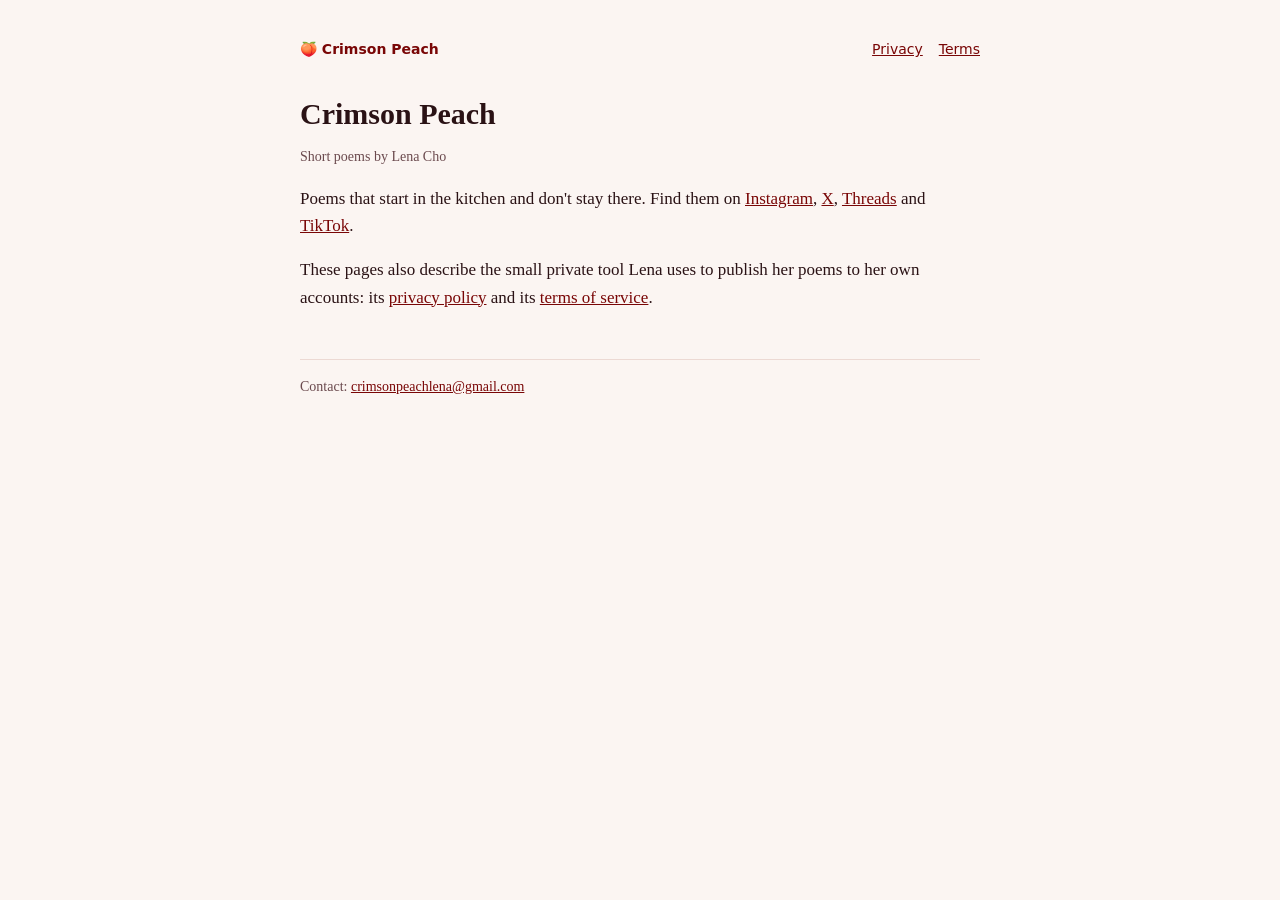
<file: index.html>
<!doctype html>
<html lang="en">
<head>
<meta charset="utf-8">
<meta name="viewport" content="width=device-width, initial-scale=1">
<title>Crimson Peach</title>
<link rel="stylesheet" href="style.css">
</head>
<body>
<main>
  <nav><b>🍑 Crimson Peach</b><a href="privacy.html">Privacy</a><a href="terms.html">Terms</a></nav>

  <h1>Crimson Peach</h1>
  <p class="dim">Short poems by Lena Cho</p>

  <p>Poems that start in the kitchen and don't stay there. Find them on
    <a href="https://www.instagram.com/thecrimsonpeach/">Instagram</a>,
    <a href="https://x.com/thecrimsonpeach">X</a>,
    <a href="https://www.threads.com/@thecrimsonpeach">Threads</a> and
    <a href="https://www.tiktok.com/@crimsonepeach">TikTok</a>.</p>

  <p>These pages also describe the small private tool Lena uses to publish her poems to
    her own accounts: its <a href="privacy.html">privacy policy</a> and its
    <a href="terms.html">terms of service</a>.</p>

  <footer class="dim">Contact:
    <a href="mailto:crimsonpeachlena@gmail.com">crimsonpeachlena@gmail.com</a></footer>
</main>
</body>
</html>
</file>
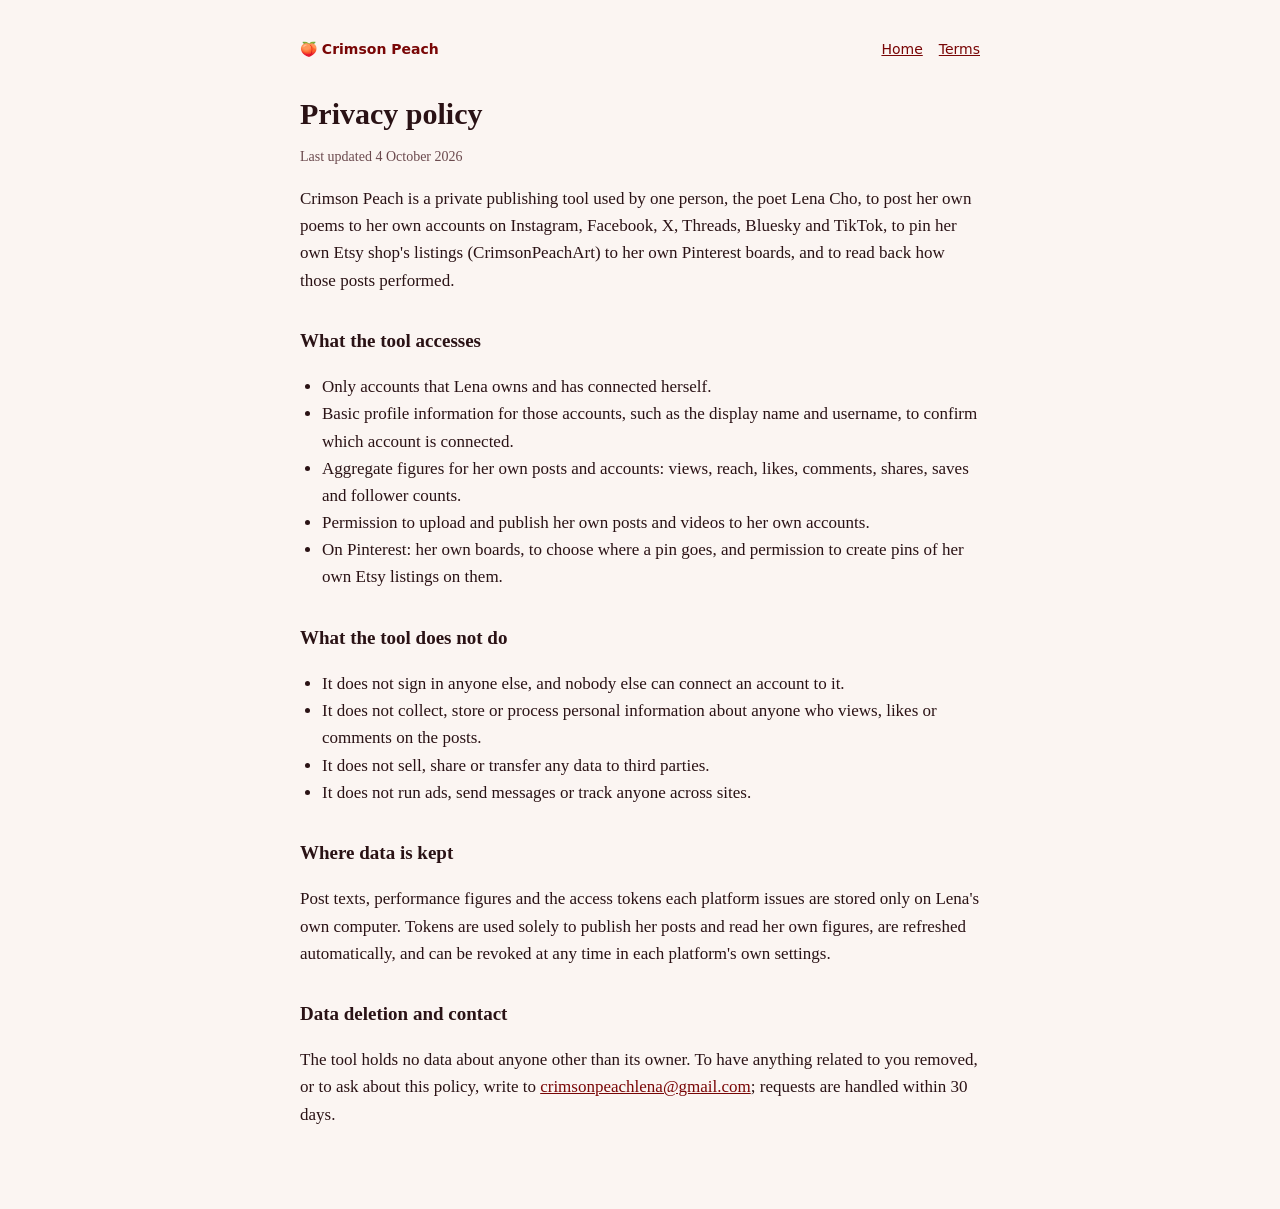
<file: crimson-peach-privacy.html>
<!doctype html>
<html lang="en">
<head>
<meta charset="utf-8">
<meta name="viewport" content="width=device-width, initial-scale=1">
<title>Privacy policy · Crimson Peach</title>
<link rel="stylesheet" href="style.css">
</head>
<body>
<main>
  <nav><b>🍑 Crimson Peach</b><a href="index.html">Home</a><a href="terms.html">Terms</a></nav>

  <h1>Privacy policy</h1>
  <p class="dim">Last updated 4 October 2026</p>

  <p>Crimson Peach is a private publishing tool used by one person, the poet Lena Cho, to
    post her own poems to her own accounts on Instagram, Facebook, X, Threads, Bluesky
    and TikTok, to pin her own Etsy shop's listings (CrimsonPeachArt) to her own
    Pinterest boards, and to read back how those posts performed.</p>

  <h2>What the tool accesses</h2>
  <ul>
    <li>Only accounts that Lena owns and has connected herself.</li>
    <li>Basic profile information for those accounts, such as the display name and
      username, to confirm which account is connected.</li>
    <li>Aggregate figures for her own posts and accounts: views, reach, likes, comments,
      shares, saves and follower counts.</li>
    <li>Permission to upload and publish her own posts and videos to her own accounts.</li>
    <li>On Pinterest: her own boards, to choose where a pin goes, and permission to
      create pins of her own Etsy listings on them.</li>
  </ul>

  <h2>What the tool does not do</h2>
  <ul>
    <li>It does not sign in anyone else, and nobody else can connect an account to it.</li>
    <li>It does not collect, store or process personal information about anyone who
      views, likes or comments on the posts.</li>
    <li>It does not sell, share or transfer any data to third parties.</li>
    <li>It does not run ads, send messages or track anyone across sites.</li>
  </ul>

  <h2>Where data is kept</h2>
  <p>Post texts, performance figures and the access tokens each platform issues are
    stored only on Lena's own computer. Tokens are used solely to publish her posts and
    read her own figures, are refreshed automatically, and can be revoked at any time in
    each platform's own settings.</p>

  <h2>Data deletion and contact</h2>
  <p>The tool holds no data about anyone other than its owner. To have anything related
    to you removed, or to ask about this policy, write to
    <a href="mailto:crimsonpeachlena@gmail.com">crimsonpeachlena@gmail.com</a>; requests
    are handled within 30 days.</p>
</main>
</body>
</html>
</file>
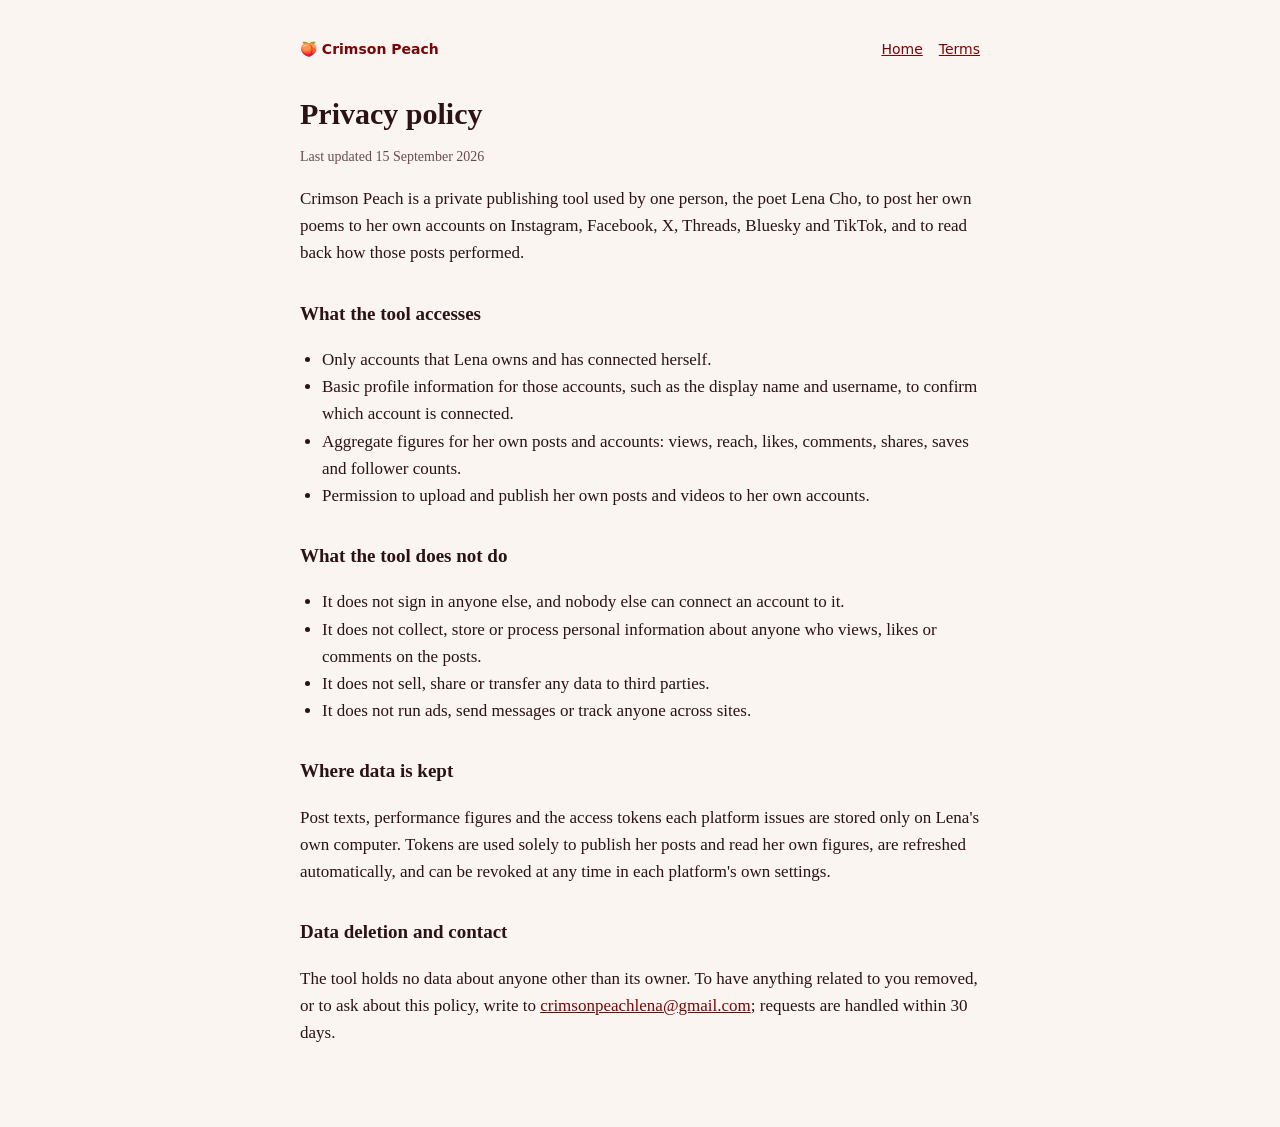
<file: privacy.html>
<!doctype html>
<html lang="en">
<head>
<meta charset="utf-8">
<meta name="viewport" content="width=device-width, initial-scale=1">
<title>Privacy policy · Crimson Peach</title>
<link rel="stylesheet" href="style.css">
</head>
<body>
<main>
  <nav><b>🍑 Crimson Peach</b><a href="index.html">Home</a><a href="terms.html">Terms</a></nav>

  <h1>Privacy policy</h1>
  <p class="dim">Last updated 15 September 2026</p>

  <p>Crimson Peach is a private publishing tool used by one person, the poet Lena Cho, to
    post her own poems to her own accounts on Instagram, Facebook, X, Threads, Bluesky
    and TikTok, and to read back how those posts performed.</p>

  <h2>What the tool accesses</h2>
  <ul>
    <li>Only accounts that Lena owns and has connected herself.</li>
    <li>Basic profile information for those accounts, such as the display name and
      username, to confirm which account is connected.</li>
    <li>Aggregate figures for her own posts and accounts: views, reach, likes, comments,
      shares, saves and follower counts.</li>
    <li>Permission to upload and publish her own posts and videos to her own accounts.</li>
  </ul>

  <h2>What the tool does not do</h2>
  <ul>
    <li>It does not sign in anyone else, and nobody else can connect an account to it.</li>
    <li>It does not collect, store or process personal information about anyone who
      views, likes or comments on the posts.</li>
    <li>It does not sell, share or transfer any data to third parties.</li>
    <li>It does not run ads, send messages or track anyone across sites.</li>
  </ul>

  <h2>Where data is kept</h2>
  <p>Post texts, performance figures and the access tokens each platform issues are
    stored only on Lena's own computer. Tokens are used solely to publish her posts and
    read her own figures, are refreshed automatically, and can be revoked at any time in
    each platform's own settings.</p>

  <h2>Data deletion and contact</h2>
  <p>The tool holds no data about anyone other than its owner. To have anything related
    to you removed, or to ask about this policy, write to
    <a href="mailto:crimsonpeachlena@gmail.com">crimsonpeachlena@gmail.com</a>; requests
    are handled within 30 days.</p>
</main>
</body>
</html>
</file>
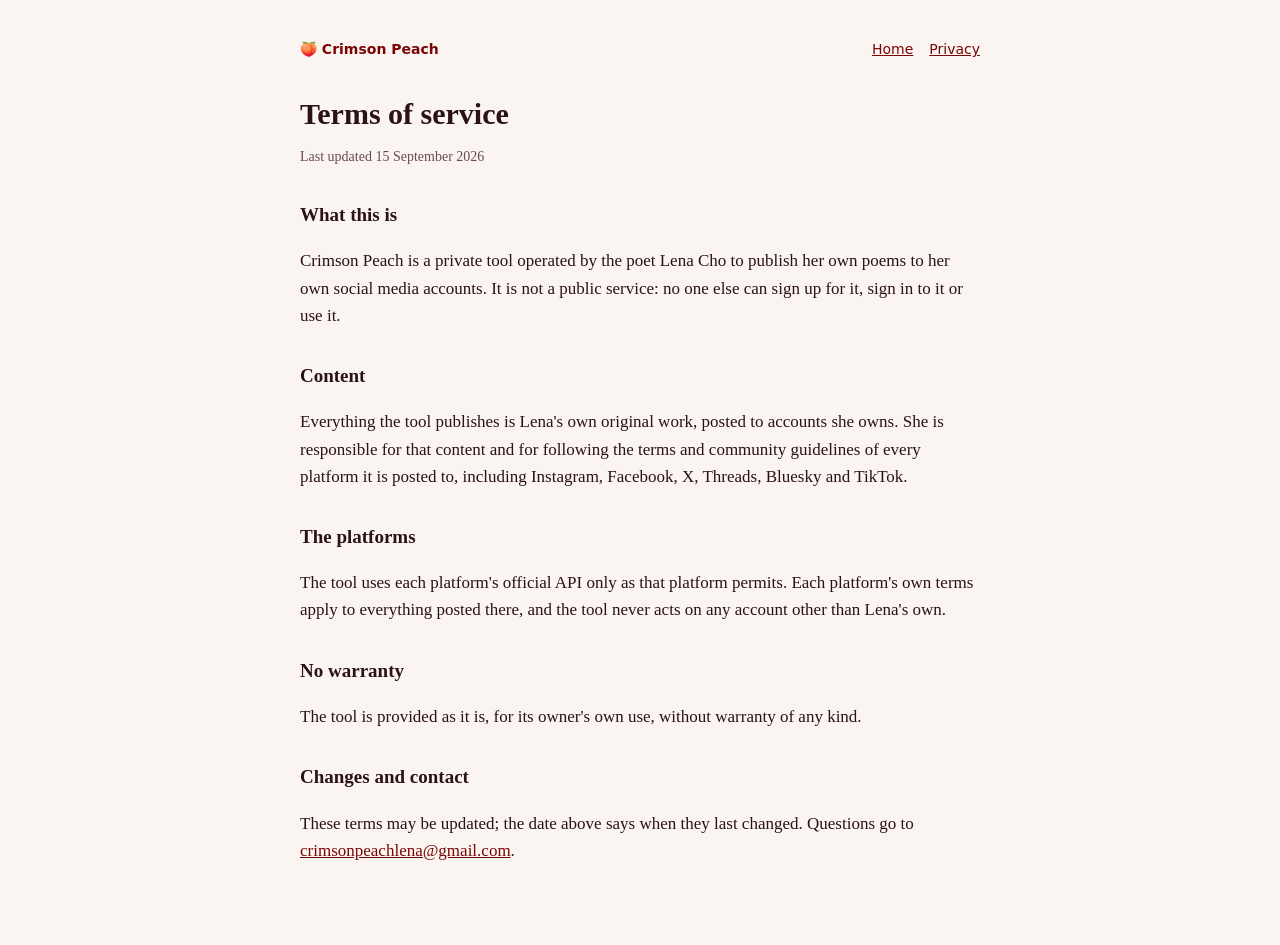
<file: terms.html>
<!doctype html>
<html lang="en">
<head>
<meta charset="utf-8">
<meta name="viewport" content="width=device-width, initial-scale=1">
<title>Terms of service · Crimson Peach</title>
<link rel="stylesheet" href="style.css">
</head>
<body>
<main>
  <nav><b>🍑 Crimson Peach</b><a href="index.html">Home</a><a href="privacy.html">Privacy</a></nav>

  <h1>Terms of service</h1>
  <p class="dim">Last updated 15 September 2026</p>

  <h2>What this is</h2>
  <p>Crimson Peach is a private tool operated by the poet Lena Cho to publish her own
    poems to her own social media accounts. It is not a public service: no one else can
    sign up for it, sign in to it or use it.</p>

  <h2>Content</h2>
  <p>Everything the tool publishes is Lena's own original work, posted to accounts she
    owns. She is responsible for that content and for following the terms and community
    guidelines of every platform it is posted to, including Instagram, Facebook, X,
    Threads, Bluesky and TikTok.</p>

  <h2>The platforms</h2>
  <p>The tool uses each platform's official API only as that platform permits. Each
    platform's own terms apply to everything posted there, and the tool never acts on any
    account other than Lena's own.</p>

  <h2>No warranty</h2>
  <p>The tool is provided as it is, for its owner's own use, without warranty of any
    kind.</p>

  <h2>Changes and contact</h2>
  <p>These terms may be updated; the date above says when they last changed. Questions go
    to <a href="mailto:crimsonpeachlena@gmail.com">crimsonpeachlena@gmail.com</a>.</p>
</main>
</body>
</html>
</file>
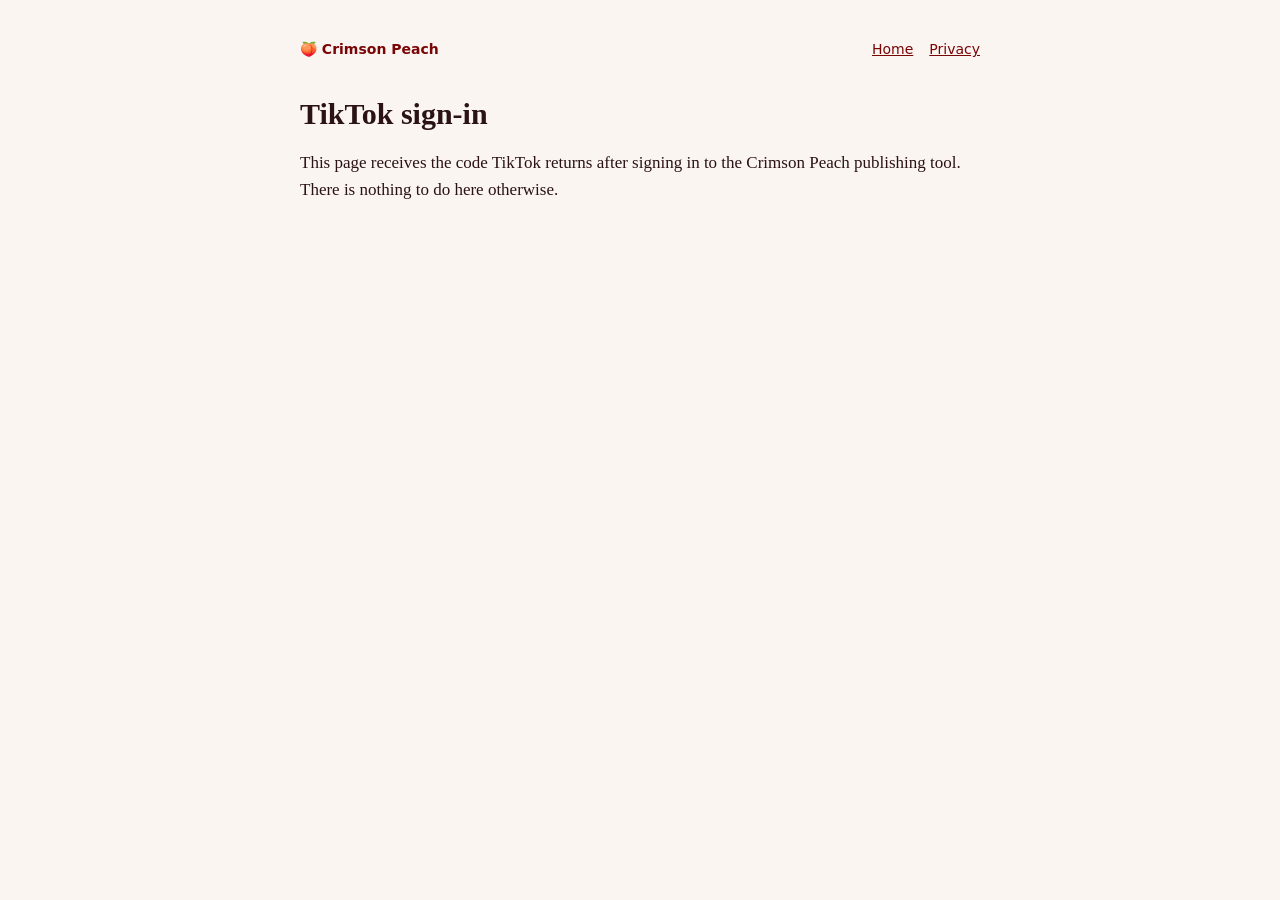
<file: tiktok-callback.html>
<!doctype html>
<html lang="en">
<head>
<meta charset="utf-8">
<meta name="viewport" content="width=device-width, initial-scale=1">
<title>TikTok sign-in · Crimson Peach</title>
<link rel="stylesheet" href="style.css">
</head>
<body>
<main>
  <nav><b>🍑 Crimson Peach</b><a href="index.html">Home</a><a href="privacy.html">Privacy</a></nav>

  <h1>TikTok sign-in</h1>

  <!-- TikTok sends the browser back here with ?code=...; the code is shown so it can be
       copied into the publishing tool. Nothing is sent anywhere from this page. -->
  <div id="got" hidden>
    <p>TikTok returned a one-time code. It expires within minutes and works only once.</p>
    <!-- Home to the publishing tool on this computer, which trades the code for the
         tokens; the address is Social's default (SOCIAL_PORT). -->
    <p><a id="continue" class="button" href="#">Continue to Crimson Peach</a></p>
    <p class="dim">Or copy it into the publishing tool by hand:</p>
    <div class="code" id="code"></div>
    <button id="copy" type="button">Copy code</button>
  </div>

  <div id="refused" hidden>
    <p>TikTok did not return a code: <span id="why"></span></p>
  </div>

  <div id="idle">
    <p>This page receives the code TikTok returns after signing in to the Crimson Peach
      publishing tool. There is nothing to do here otherwise.</p>
  </div>
</main>
<script>
  const query = new URLSearchParams(location.search);
  const code = query.get("code");
  const error = query.get("error_description") || query.get("error");
  if (code) {
    document.getElementById("code").textContent = code;
    document.getElementById("continue").href = "http://127.0.0.1:5056/tiktok/callback?" +
      new URLSearchParams({ code, state: query.get("state") || "" });
    document.getElementById("got").hidden = false;
    document.getElementById("idle").hidden = true;
    document.getElementById("copy").onclick = async (event) => {
      try {
        await navigator.clipboard.writeText(code);
        event.target.textContent = "Copied";
      } catch {
        event.target.textContent = "Select the code and copy it";
      }
    };
  } else if (error) {
    document.getElementById("why").textContent = error;
    document.getElementById("refused").hidden = false;
    document.getElementById("idle").hidden = true;
  }
</script>
</body>
</html>
</file>
<file: style.css>
/* The public pages. One stylesheet, the account's crimson and peach, light or dark
   as the reader's device prefers. */

:root {
  --ink: #2a1215; --dim: #6b4a4e; --line: #ecd9d3; --ground: #fbf5f2;
  --accent: #790606; --peach: #ec8a5a;
}
@media (prefers-color-scheme: dark) {
  :root { --ink: #f6e6df; --dim: #c3a39c; --line: #3a2226; --ground: #1a0d0f; --accent: #ec8a5a; }
}

* { box-sizing: border-box; }
body {
  margin: 0; padding-inline: 20px;
  background: var(--ground); color: var(--ink);
  font: 17px/1.6 Georgia, "Times New Roman", serif;
}
main { max-width: 680px; margin: 0 auto; padding-block: 40px 64px; }
nav { display: flex; gap: 16px; flex-wrap: wrap; margin-bottom: 36px;
      font: 14px/1.4 system-ui, -apple-system, "Segoe UI", sans-serif; }
nav b { color: var(--accent); margin-right: auto; }
h1 { font-size: 30px; line-height: 1.2; margin: 0 0 4px; }
h2 { font-size: 19px; margin: 32px 0 8px; }
ul { padding-left: 22px; }
a { color: var(--accent); }
.dim { color: var(--dim); font-size: 14px; }
footer { margin-top: 48px; padding-top: 16px; border-top: 1px solid var(--line); }
.code {
  padding: 14px; border: 1px solid var(--line); border-radius: 8px;
  background: rgba(236, 138, 90, .08);
  font: 16px/1.4 ui-monospace, Consolas, monospace; word-break: break-all;
}
a.button { display: inline-block; text-decoration: none; }
button, a.button {
  margin-top: 12px; padding: 8px 16px; cursor: pointer;
  border: 1px solid var(--accent); border-radius: 8px; background: var(--accent); color: #fff;
  font: 15px system-ui, -apple-system, "Segoe UI", sans-serif;
}
[hidden] { display: none !important; }
</file>
